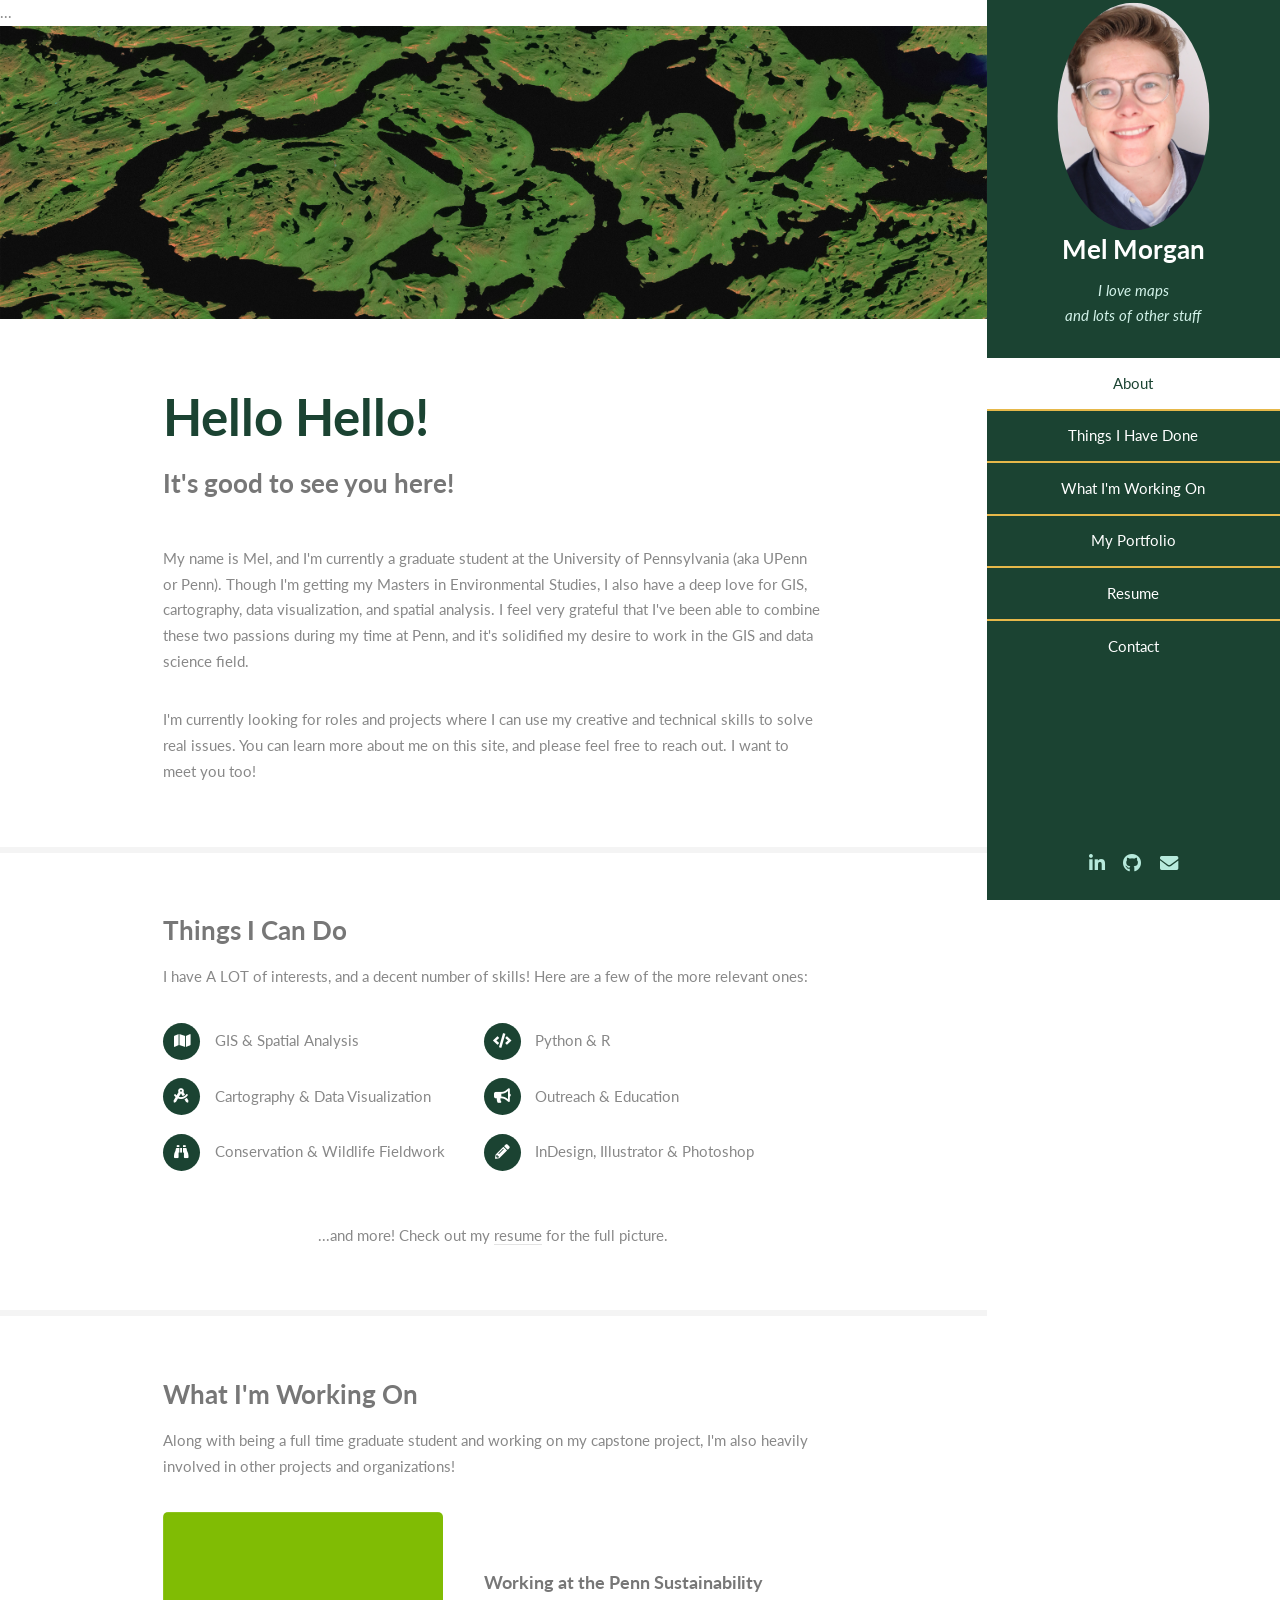
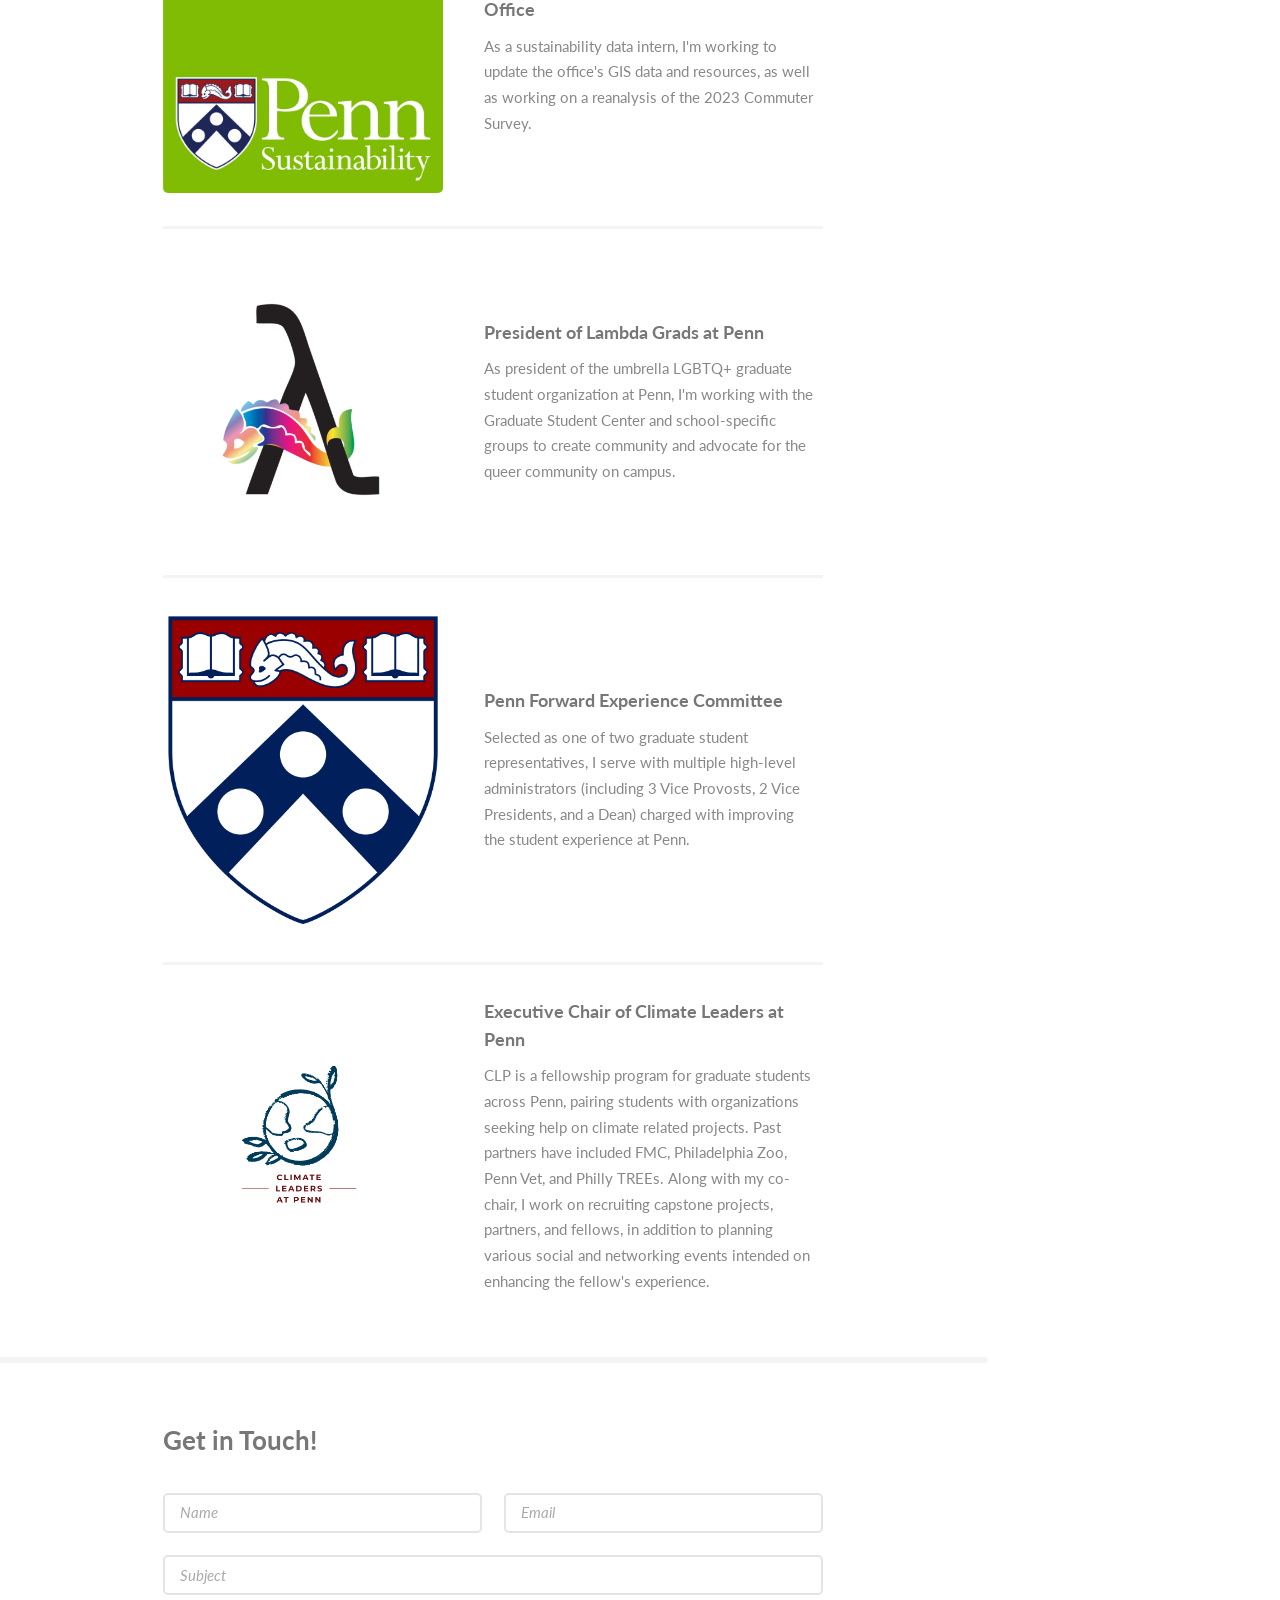
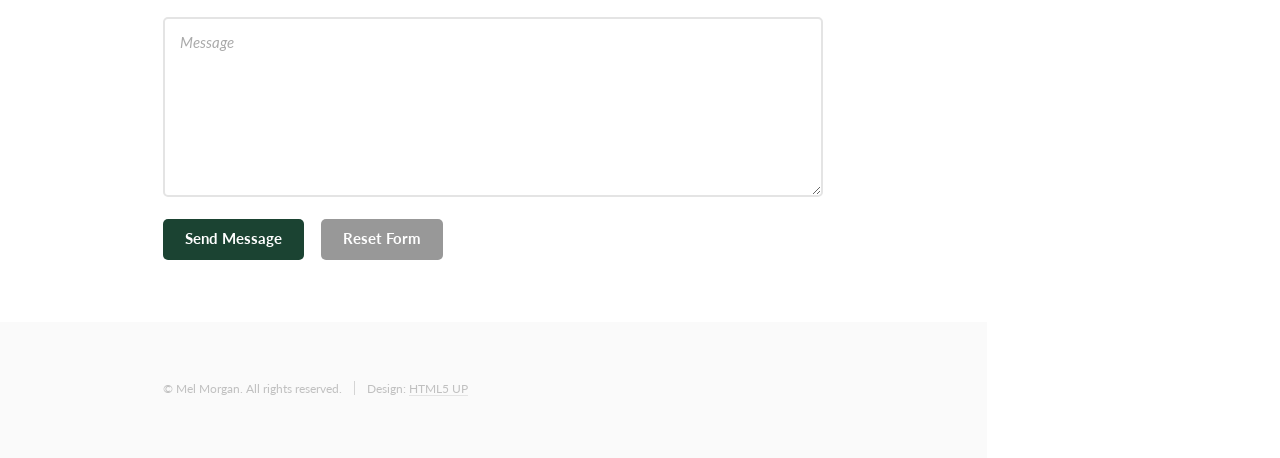
<file: index.html>
<!DOCTYPE HTML>
<!--
	Read Only by HTML5 UP
	html5up.net | @ajlkn
	Free for personal and commercial use under the CCA 3.0 license (html5up.net/license)
-->
<html>
	<head>
    <!-- Google tag (gtag.js) -->
    <script async src="https://www.googletagmanager.com/gtag/js?id=G-60WM0TWC34"></script>
    <script>
      window.dataLayer = window.dataLayer || [];
      function gtag(){dataLayer.push(arguments);}
      gtag('js', new Date());
      gtag('config', 'G-60WM0TWC34');
    </script>
    <title>Mel Morgan</title>
    ...
		<title>Mel Morgan</title>
		<meta charset="utf-8" />
		<meta name="viewport" content="width=device-width, initial-scale=1, user-scalable=no" />
		<link rel="stylesheet" href="assets/css/main.css" />
	</head>
	<body class="is-preload">

		<!-- Header -->
			<section id="header">
				<header>
					<span class="image avatar"><img src="images/avatar.jpg" alt="" /></span>
					<h1 id="logo"><a href="#">Mel Morgan</a></h1>
					<p>I love maps<br />
					and lots of other stuff</p>
				</header>
				<nav id="nav">
					<ul>
						<li><a href="#one" class="active">About</a></li>
						<li><a href="#two">Things I Have Done</a></li>
						<li><a href="#three">What I'm Working On</a></li>
						<li><a href="./portfolio/index.html" class="no-scroll">My Portfolio</a></li>
						<li><a href="files/mel_morgan_resume.pdf" target="_blank">Resume</a></li>
						<li><a href="#six">Contact</a></li>
					</ul>
				</nav>
				<footer>
					<ul class="icons">
						<li><a href="https://www.linkedin.com/in/melmorgan13" class="icon brands fa-linkedin-in"><span class="label">LinkedIn</span></a></li>
						<li><a href="https://github.com/melnm" class="icon brands fa-github"><span class="label">Github</span></a></li>
						<li><a href="mailto:mnmorgan@upenn.edu" class="icon solid fa-envelope"><span class="label">Email</span></a></li>
					</ul>
				</footer>
			</section>

		<!-- Wrapper -->
			<div id="wrapper">

				<!-- Main -->
					<div id="main">

						<!-- One -->
							<section id="one">
								<div class="image main" data-position="center">
									<img src="images/banner.jpg" alt="" />
								</div>
								<div class="container">
									<header class="major">
										<h2>Hello Hello!</h2>
										<p>It's good to see you here!</p>
									</header>
									<p>My name is Mel, and I'm currently a graduate student at the University of Pennsylvania (aka UPenn or Penn). Though I'm getting my Masters in Environmental Studies, I also have a deep love for GIS, cartography, data visualization, and spatial analysis. I feel very grateful that I've been able to combine these two passions during my time at Penn, and it's solidified my desire to work in the GIS and data science field.  </p>
									<p>I'm currently looking for roles and projects where I can use my creative and technical skills to solve real issues. You can learn more about me on this site, and please feel free to reach out. I want to meet you too!</p>
								</div>
							</section>

						<!-- Two -->
							<section id="two">
								<div class="container">
									<h3>Things I Can Do</h3>
									<p> I have A LOT of interests, and a decent number of skills! Here are a few of the more relevant ones:</p>
									<ul class="feature-icons">
    <li class="icon solid fa-map">GIS & Spatial Analysis</li>
    <li class="icon solid fa-code">Python & R</li>
    <li class="icon solid fa-drafting-compass">Cartography & Data Visualization</li>
    <li class="icon solid fa-bullhorn">Outreach & Education</li>
    <li class="icon solid fa-binoculars">Conservation & Wildlife Fieldwork</li>
    <li class="icon solid fa-pencil-alt"> InDesign, Illustrator & Photoshop</li>
</ul>
<p style="text-align: center;">...and more! Check out my <a href="files/mel_morgan_resume.pdf" target="_blank">resume</a> for the full picture.</p>								</div>
							</section>

						<!-- Three -->
							<section id="three">
								<div class="container">
									<h3>What I'm Working On</h3>
									<p>Along with being a full time graduate student and working on my capstone project, I'm also heavily involved in other projects and organizations!</p>
									<div class="features">
										<article>
											<a href="#" class="image"><img src="images/pso_green_logo.jpg" alt="" /></a>
											<div class="inner">
												<h4>Working at the Penn Sustainability Office</h4>
												<p>As a sustainability data intern, I'm working to update the office's GIS data and resources, as well as working on a reanalysis of the 2023 Commuter Survey.</p>
											</div>
										</article>
										<article>
											<a href="#" class="image"><img src="images/lambda_logo.png" alt="" /></a>
											<div class="inner">
												<h4>President of Lambda Grads at Penn</h4>
												<p>As president of the umbrella LGBTQ+ graduate student organization at Penn, I'm working with the Graduate Student Center and school-specific groups to create community and advocate for the queer community on campus.</p>
											</div>
										</article>
										<article>
											<a href="#" class="image"><img src="images/penn_shield.jpg" alt="" /></a>
											<div class="inner">
												<h4>Penn Forward Experience Committee</h4>
												<p>Selected as one of two graduate student representatives, I serve with multiple high-level administrators (including 3 Vice Provosts, 2 Vice Presidents, and a Dean) charged with improving the student experience at Penn.</p>
											</div>
										</article>
										<article>
											<a href="#" class="image"><img src="images/CLP_logo.png" alt="" /></a>
											<div class="inner">
												<h4>Executive Chair of Climate Leaders at Penn</h4>
												<p>CLP is a fellowship program for graduate students across Penn, pairing students with organizations seeking help on climate related projects. Past partners have included FMC, Philadelphia Zoo, Penn Vet, and Philly TREEs. Along with my co-chair, I work on recruiting capstone projects, partners, and fellows, in addition to planning various social and networking events intended on enhancing the fellow's experience. </p>
											</div>
										</article>
									</div>
								</div>
							</section>

						<!-- Four -->
							<section id="four">
								<div class="container">
									<h3>Get in Touch!</h3>
									<p></p>
									<form method="post" action="https://formspree.io/f/mvzjeyed">
										<div class="row gtr-uniform">
											<div class="col-6 col-12-xsmall"><input type="text" name="name" id="name" placeholder="Name" /></div>
											<div class="col-6 col-12-xsmall"><input type="email" name="email" id="email" placeholder="Email" /></div>
											<div class="col-12"><input type="text" name="subject" id="subject" placeholder="Subject" /></div>
											<div class="col-12"><textarea name="message" id="message" placeholder="Message" rows="6"></textarea></div>
											<div class="col-12">
												<ul class="actions">
													<li><input type="submit" class="primary" value="Send Message" /></li>
													<li><input type="reset" value="Reset Form" /></li>
												</ul>
											</div>
										</div>
									</form>
								</div>
							</section>

						</div>

				<!-- Footer -->
					<section id="footer">
						<div class="container">
							<ul class="copyright">
								<li>&copy; Mel Morgan. All rights reserved.</li><li>Design: <a href="http://html5up.net">HTML5 UP</a></li>
							</ul>
						</div>
					</section>

			</div>

		<!-- Scripts -->
			<script src="assets/js/jquery.min.js"></script>
			<script src="assets/js/jquery.scrollex.min.js"></script>
			<script src="assets/js/jquery.scrolly.min.js"></script>
			<script src="assets/js/browser.min.js"></script>
			<script src="assets/js/breakpoints.min.js"></script>
			<script src="assets/js/util.js"></script>
			<script src="assets/js/main.js"></script>

	</body>
</html>
</file>
<file: assets/css/main.css>
@import url("fontawesome-all.min.css");
@import url("https://fonts.googleapis.com/css?family=Lato:400,400italic,700,700italic|Source+Code+Pro:400");

/*
	Read Only by HTML5 UP
	html5up.net | @ajlkn
	Free for personal and commercial use under the CCA 3.0 license (html5up.net/license)
*/

html,
body,
div,
span,
applet,
object,
iframe,
h1,
h2,
h3,
h4,
h5,
h6,
p,
blockquote,
pre,
a,
abbr,
acronym,
address,
big,
cite,
code,
del,
dfn,
em,
img,
ins,
kbd,
q,
s,
samp,
small,
strike,
strong,
sub,
sup,
tt,
var,
b,
u,
i,
center,
dl,
dt,
dd,
ol,
ul,
li,
fieldset,
form,
label,
legend,
table,
caption,
tbody,
tfoot,
thead,
tr,
th,
td,
article,
aside,
canvas,
details,
embed,
figure,
figcaption,
footer,
header,
hgroup,
menu,
nav,
output,
ruby,
section,
summary,
time,
mark,
audio,
video {
	margin: 0;
	padding: 0;
	border: 0;
	font-size: 100%;
	font: inherit;
	vertical-align: baseline;
}

article,
aside,
details,
figcaption,
figure,
footer,
header,
hgroup,
menu,
nav,
section {
	display: block;
}

body {
	line-height: 1;
}

ol,
ul {
	list-style: none;
}

blockquote,
q {
	quotes: none;
}

blockquote:before,
blockquote:after,
q:before,
q:after {
	content: '';
	content: none;
}

table {
	border-collapse: collapse;
	border-spacing: 0;
}

body {
	-webkit-text-size-adjust: none;
}

mark {
	background-color: transparent;
	color: inherit;
}

input::-moz-focus-inner {
	border: 0;
	padding: 0;
}

input,
select,
textarea {
	-moz-appearance: none;
	-webkit-appearance: none;
	-ms-appearance: none;
	appearance: none;
}

/* Basic */

html {
	box-sizing: border-box;
}

*,
*:before,
*:after {
	box-sizing: inherit;
}

body {
	background: #fff;
}

body.is-preload *,
body.is-preload *:before,
body.is-preload *:after {
	-moz-animation: none !important;
	-webkit-animation: none !important;
	-ms-animation: none !important;
	animation: none !important;
	-moz-transition: none !important;
	-webkit-transition: none !important;
	-ms-transition: none !important;
	transition: none !important;
}

body,
input,
select,
textarea {
	color: #888;
	font-family: "Lato", sans-serif;
	font-size: 16pt;
	font-weight: 400;
	line-height: 1.75em;
}

a {
	-moz-transition: color 0.2s ease-in-out, border-color 0.2s ease-in-out;
	-webkit-transition: color 0.2s ease-in-out, border-color 0.2s ease-in-out;
	-ms-transition: color 0.2s ease-in-out, border-color 0.2s ease-in-out;
	transition: color 0.2s ease-in-out, border-color 0.2s ease-in-out;
	border-bottom: solid 1px #e4e4e4;
	color: inherit;
	text-decoration: none;
}

a:hover {
	border-bottom-color: transparent;
	color: #1b4332 !important;
}

strong,
b {
	color: #777;
	font-weight: 700;
}

em,
i {
	font-style: italic;
}

p {
	margin: 0 0 2.25em 0;
}

h1,
h2,
h3,
h4,
h5,
h6 {
	color: #777;
	font-weight: 700;
	line-height: 1em;
	margin: 0 0 0.5625em 0;
}

h1 a,
h2 a,
h3 a,
h4 a,
h5 a,
h6 a {
	border: 0;
	color: inherit;
	text-decoration: none;
}

h2 {
	font-size: 2em;
	line-height: 1.5em;
}

h3 {
	font-size: 1.75em;
	line-height: 1.5em;
}

h4 {
	font-size: 1.25em;
	line-height: 1.5em;
}

h5 {
	font-size: 0.9em;
	line-height: 1.5em;
}

h6 {
	font-size: 0.7em;
	line-height: 1.5em;
}

sub {
	font-size: 0.8em;
	position: relative;
	top: 0.5em;
}

sup {
	font-size: 0.8em;
	position: relative;
	top: -0.5em;
}

hr {
	border: 0;
	border-bottom: solid 2px #f4f4f4;
	margin: 2.25em 0;
}

hr.major {
	margin: 3.375em 0;
}

blockquote {
	border-left: solid 8px #e4e4e4;
	font-style: italic;
	margin: 0 0 2.25em 0;
	padding: 0.5em 0 0.5em 2em;
}

code {
	background: #555;
	border-radius: 5px;
	color: #fff;
	font-family: "Source Code Pro", monospace;
	font-size: 0.9em;
	margin: 0 0.25em;
	padding: 0.25em 0.65em;
}

pre {
	font-family: "Source Code Pro", monospace;
	font-size: 0.9em;
	margin: 0 0 2.25em 0;
}

pre code {
	-webkit-overflow-scrolling: touch;
	display: block;
	line-height: 1.5em;
	overflow-x: auto;
	padding: 1em 1.5em;
}

.align-left {
	text-align: left;
}

.align-center {
	text-align: center;
}

.align-right {
	text-align: right;
}

/* Row */

.row {
	display: flex;
	flex-wrap: wrap;
	box-sizing: border-box;
	align-items: stretch;
}

.row>* {
	box-sizing: border-box;
}

.row.gtr-uniform>*> :last-child {
	margin-bottom: 0;
}

.row.aln-left {
	justify-content: flex-start;
}

.row.aln-center {
	justify-content: center;
}

.row.aln-right {
	justify-content: flex-end;
}

.row.aln-top {
	align-items: flex-start;
}

.row.aln-middle {
	align-items: center;
}

.row.aln-bottom {
	align-items: flex-end;
}

.row>.imp {
	order: -1;
}

.row>.col-1 {
	width: 8.33333%;
}

.row>.off-1 {
	margin-left: 8.33333%;
}

.row>.col-2 {
	width: 16.66667%;
}

.row>.off-2 {
	margin-left: 16.66667%;
}

.row>.col-3 {
	width: 25%;
}

.row>.off-3 {
	margin-left: 25%;
}

.row>.col-4 {
	width: 33.33333%;
}

.row>.off-4 {
	margin-left: 33.33333%;
}

.row>.col-5 {
	width: 41.66667%;
}

.row>.off-5 {
	margin-left: 41.66667%;
}

.row>.col-6 {
	width: 50%;
}

.row>.off-6 {
	margin-left: 50%;
}

.row>.col-7 {
	width: 58.33333%;
}

.row>.off-7 {
	margin-left: 58.33333%;
}

.row>.col-8 {
	width: 66.66667%;
}

.row>.off-8 {
	margin-left: 66.66667%;
}

.row>.col-9 {
	width: 75%;
}

.row>.off-9 {
	margin-left: 75%;
}

.row>.col-10 {
	width: 83.33333%;
}

.row>.off-10 {
	margin-left: 83.33333%;
}

.row>.col-11 {
	width: 91.66667%;
}

.row>.off-11 {
	margin-left: 91.66667%;
}

.row>.col-12 {
	width: 100%;
}

.row>.off-12 {
	margin-left: 100%;
}

.row.gtr-0 {
	margin-top: 0;
	margin-left: 0em;
}

.row.gtr-0>* {
	padding: 0 0 0 0em;
}

.row.gtr-0.gtr-uniform {
	margin-top: 0em;
}

.row.gtr-0.gtr-uniform>* {
	padding-top: 0em;
}

.row.gtr-25 {
	margin-top: 0;
	margin-left: -0.5em;
}

.row.gtr-25>* {
	padding: 0 0 0 0.5em;
}

.row.gtr-25.gtr-uniform {
	margin-top: -0.5em;
}

.row.gtr-25.gtr-uniform>* {
	padding-top: 0.5em;
}

.row.gtr-50 {
	margin-top: 0;
	margin-left: -1em;
}

.row.gtr-50>* {
	padding: 0 0 0 1em;
}

.row.gtr-50.gtr-uniform {
	margin-top: -1em;
}

.row.gtr-50.gtr-uniform>* {
	padding-top: 1em;
}

.row {
	margin-top: 0;
	margin-left: -2em;
}

.row>* {
	padding: 0 0 0 2em;
}

.row.gtr-uniform {
	margin-top: -2em;
}

.row.gtr-uniform>* {
	padding-top: 2em;
}

.row.gtr-150 {
	margin-top: 0;
	margin-left: -3em;
}

.row.gtr-150>* {
	padding: 0 0 0 3em;
}

.row.gtr-150.gtr-uniform {
	margin-top: -3em;
}

.row.gtr-150.gtr-uniform>* {
	padding-top: 3em;
}

.row.gtr-200 {
	margin-top: 0;
	margin-left: -4em;
}

.row.gtr-200>* {
	padding: 0 0 0 4em;
}

.row.gtr-200.gtr-uniform {
	margin-top: -4em;
}

.row.gtr-200.gtr-uniform>* {
	padding-top: 4em;
}

@media screen and (max-width: 1680px) {

	.row {
		display: flex;
		flex-wrap: wrap;
		box-sizing: border-box;
		align-items: stretch;
	}

	.row>* {
		box-sizing: border-box;
	}

	.row.gtr-uniform>*> :last-child {
		margin-bottom: 0;
	}

	.row.aln-left {
		justify-content: flex-start;
	}

	.row.aln-center {
		justify-content: center;
	}

	.row.aln-right {
		justify-content: flex-end;
	}

	.row.aln-top {
		align-items: flex-start;
	}

	.row.aln-middle {
		align-items: center;
	}

	.row.aln-bottom {
		align-items: flex-end;
	}

	.row>.imp-xlarge {
		order: -1;
	}

	.row>.col-1-xlarge {
		width: 8.33333%;
	}

	.row>.off-1-xlarge {
		margin-left: 8.33333%;
	}

	.row>.col-2-xlarge {
		width: 16.66667%;
	}

	.row>.off-2-xlarge {
		margin-left: 16.66667%;
	}

	.row>.col-3-xlarge {
		width: 25%;
	}

	.row>.off-3-xlarge {
		margin-left: 25%;
	}

	.row>.col-4-xlarge {
		width: 33.33333%;
	}

	.row>.off-4-xlarge {
		margin-left: 33.33333%;
	}

	.row>.col-5-xlarge {
		width: 41.66667%;
	}

	.row>.off-5-xlarge {
		margin-left: 41.66667%;
	}

	.row>.col-6-xlarge {
		width: 50%;
	}

	.row>.off-6-xlarge {
		margin-left: 50%;
	}

	.row>.col-7-xlarge {
		width: 58.33333%;
	}

	.row>.off-7-xlarge {
		margin-left: 58.33333%;
	}

	.row>.col-8-xlarge {
		width: 66.66667%;
	}

	.row>.off-8-xlarge {
		margin-left: 66.66667%;
	}

	.row>.col-9-xlarge {
		width: 75%;
	}

	.row>.off-9-xlarge {
		margin-left: 75%;
	}

	.row>.col-10-xlarge {
		width: 83.33333%;
	}

	.row>.off-10-xlarge {
		margin-left: 83.33333%;
	}

	.row>.col-11-xlarge {
		width: 91.66667%;
	}

	.row>.off-11-xlarge {
		margin-left: 91.66667%;
	}

	.row>.col-12-xlarge {
		width: 100%;
	}

	.row>.off-12-xlarge {
		margin-left: 100%;
	}

	.row.gtr-0 {
		margin-top: 0;
		margin-left: 0em;
	}

	.row.gtr-0>* {
		padding: 0 0 0 0em;
	}

	.row.gtr-0.gtr-uniform {
		margin-top: 0em;
	}

	.row.gtr-0.gtr-uniform>* {
		padding-top: 0em;
	}

	.row.gtr-25 {
		margin-top: 0;
		margin-left: -0.5em;
	}

	.row.gtr-25>* {
		padding: 0 0 0 0.5em;
	}

	.row.gtr-25.gtr-uniform {
		margin-top: -0.5em;
	}

	.row.gtr-25.gtr-uniform>* {
		padding-top: 0.5em;
	}

	.row.gtr-50 {
		margin-top: 0;
		margin-left: -1em;
	}

	.row.gtr-50>* {
		padding: 0 0 0 1em;
	}

	.row.gtr-50.gtr-uniform {
		margin-top: -1em;
	}

	.row.gtr-50.gtr-uniform>* {
		padding-top: 1em;
	}

	.row {
		margin-top: 0;
		margin-left: -2em;
	}

	.row>* {
		padding: 0 0 0 2em;
	}

	.row.gtr-uniform {
		margin-top: -2em;
	}

	.row.gtr-uniform>* {
		padding-top: 2em;
	}

	.row.gtr-150 {
		margin-top: 0;
		margin-left: -3em;
	}

	.row.gtr-150>* {
		padding: 0 0 0 3em;
	}

	.row.gtr-150.gtr-uniform {
		margin-top: -3em;
	}

	.row.gtr-150.gtr-uniform>* {
		padding-top: 3em;
	}

	.row.gtr-200 {
		margin-top: 0;
		margin-left: -4em;
	}

	.row.gtr-200>* {
		padding: 0 0 0 4em;
	}

	.row.gtr-200.gtr-uniform {
		margin-top: -4em;
	}

	.row.gtr-200.gtr-uniform>* {
		padding-top: 4em;
	}

}

@media screen and (max-width: 1280px) {

	.row {
		display: flex;
		flex-wrap: wrap;
		box-sizing: border-box;
		align-items: stretch;
	}

	.row>* {
		box-sizing: border-box;
	}

	.row.gtr-uniform>*> :last-child {
		margin-bottom: 0;
	}

	.row.aln-left {
		justify-content: flex-start;
	}

	.row.aln-center {
		justify-content: center;
	}

	.row.aln-right {
		justify-content: flex-end;
	}

	.row.aln-top {
		align-items: flex-start;
	}

	.row.aln-middle {
		align-items: center;
	}

	.row.aln-bottom {
		align-items: flex-end;
	}

	.row>.imp-large {
		order: -1;
	}

	.row>.col-1-large {
		width: 8.33333%;
	}

	.row>.off-1-large {
		margin-left: 8.33333%;
	}

	.row>.col-2-large {
		width: 16.66667%;
	}

	.row>.off-2-large {
		margin-left: 16.66667%;
	}

	.row>.col-3-large {
		width: 25%;
	}

	.row>.off-3-large {
		margin-left: 25%;
	}

	.row>.col-4-large {
		width: 33.33333%;
	}

	.row>.off-4-large {
		margin-left: 33.33333%;
	}

	.row>.col-5-large {
		width: 41.66667%;
	}

	.row>.off-5-large {
		margin-left: 41.66667%;
	}

	.row>.col-6-large {
		width: 50%;
	}

	.row>.off-6-large {
		margin-left: 50%;
	}

	.row>.col-7-large {
		width: 58.33333%;
	}

	.row>.off-7-large {
		margin-left: 58.33333%;
	}

	.row>.col-8-large {
		width: 66.66667%;
	}

	.row>.off-8-large {
		margin-left: 66.66667%;
	}

	.row>.col-9-large {
		width: 75%;
	}

	.row>.off-9-large {
		margin-left: 75%;
	}

	.row>.col-10-large {
		width: 83.33333%;
	}

	.row>.off-10-large {
		margin-left: 83.33333%;
	}

	.row>.col-11-large {
		width: 91.66667%;
	}

	.row>.off-11-large {
		margin-left: 91.66667%;
	}

	.row>.col-12-large {
		width: 100%;
	}

	.row>.off-12-large {
		margin-left: 100%;
	}

	.row.gtr-0 {
		margin-top: 0;
		margin-left: 0em;
	}

	.row.gtr-0>* {
		padding: 0 0 0 0em;
	}

	.row.gtr-0.gtr-uniform {
		margin-top: 0em;
	}

	.row.gtr-0.gtr-uniform>* {
		padding-top: 0em;
	}

	.row.gtr-25 {
		margin-top: 0;
		margin-left: -0.375em;
	}

	.row.gtr-25>* {
		padding: 0 0 0 0.375em;
	}

	.row.gtr-25.gtr-uniform {
		margin-top: -0.375em;
	}

	.row.gtr-25.gtr-uniform>* {
		padding-top: 0.375em;
	}

	.row.gtr-50 {
		margin-top: 0;
		margin-left: -0.75em;
	}

	.row.gtr-50>* {
		padding: 0 0 0 0.75em;
	}

	.row.gtr-50.gtr-uniform {
		margin-top: -0.75em;
	}

	.row.gtr-50.gtr-uniform>* {
		padding-top: 0.75em;
	}

	.row {
		margin-top: 0;
		margin-left: -1.5em;
	}

	.row>* {
		padding: 0 0 0 1.5em;
	}

	.row.gtr-uniform {
		margin-top: -1.5em;
	}

	.row.gtr-uniform>* {
		padding-top: 1.5em;
	}

	.row.gtr-150 {
		margin-top: 0;
		margin-left: -2.25em;
	}

	.row.gtr-150>* {
		padding: 0 0 0 2.25em;
	}

	.row.gtr-150.gtr-uniform {
		margin-top: -2.25em;
	}

	.row.gtr-150.gtr-uniform>* {
		padding-top: 2.25em;
	}

	.row.gtr-200 {
		margin-top: 0;
		margin-left: -3em;
	}

	.row.gtr-200>* {
		padding: 0 0 0 3em;
	}

	.row.gtr-200.gtr-uniform {
		margin-top: -3em;
	}

	.row.gtr-200.gtr-uniform>* {
		padding-top: 3em;
	}

}

@media screen and (max-width: 1024px) {

	.row {
		display: flex;
		flex-wrap: wrap;
		box-sizing: border-box;
		align-items: stretch;
	}

	.row>* {
		box-sizing: border-box;
	}

	.row.gtr-uniform>*> :last-child {
		margin-bottom: 0;
	}

	.row.aln-left {
		justify-content: flex-start;
	}

	.row.aln-center {
		justify-content: center;
	}

	.row.aln-right {
		justify-content: flex-end;
	}

	.row.aln-top {
		align-items: flex-start;
	}

	.row.aln-middle {
		align-items: center;
	}

	.row.aln-bottom {
		align-items: flex-end;
	}

	.row>.imp-medium {
		order: -1;
	}

	.row>.col-1-medium {
		width: 8.33333%;
	}

	.row>.off-1-medium {
		margin-left: 8.33333%;
	}

	.row>.col-2-medium {
		width: 16.66667%;
	}

	.row>.off-2-medium {
		margin-left: 16.66667%;
	}

	.row>.col-3-medium {
		width: 25%;
	}

	.row>.off-3-medium {
		margin-left: 25%;
	}

	.row>.col-4-medium {
		width: 33.33333%;
	}

	.row>.off-4-medium {
		margin-left: 33.33333%;
	}

	.row>.col-5-medium {
		width: 41.66667%;
	}

	.row>.off-5-medium {
		margin-left: 41.66667%;
	}

	.row>.col-6-medium {
		width: 50%;
	}

	.row>.off-6-medium {
		margin-left: 50%;
	}

	.row>.col-7-medium {
		width: 58.33333%;
	}

	.row>.off-7-medium {
		margin-left: 58.33333%;
	}

	.row>.col-8-medium {
		width: 66.66667%;
	}

	.row>.off-8-medium {
		margin-left: 66.66667%;
	}

	.row>.col-9-medium {
		width: 75%;
	}

	.row>.off-9-medium {
		margin-left: 75%;
	}

	.row>.col-10-medium {
		width: 83.33333%;
	}

	.row>.off-10-medium {
		margin-left: 83.33333%;
	}

	.row>.col-11-medium {
		width: 91.66667%;
	}

	.row>.off-11-medium {
		margin-left: 91.66667%;
	}

	.row>.col-12-medium {
		width: 100%;
	}

	.row>.off-12-medium {
		margin-left: 100%;
	}

	.row.gtr-0 {
		margin-top: 0;
		margin-left: 0em;
	}

	.row.gtr-0>* {
		padding: 0 0 0 0em;
	}

	.row.gtr-0.gtr-uniform {
		margin-top: 0em;
	}

	.row.gtr-0.gtr-uniform>* {
		padding-top: 0em;
	}

	.row.gtr-25 {
		margin-top: 0;
		margin-left: -0.375em;
	}

	.row.gtr-25>* {
		padding: 0 0 0 0.375em;
	}

	.row.gtr-25.gtr-uniform {
		margin-top: -0.375em;
	}

	.row.gtr-25.gtr-uniform>* {
		padding-top: 0.375em;
	}

	.row.gtr-50 {
		margin-top: 0;
		margin-left: -0.75em;
	}

	.row.gtr-50>* {
		padding: 0 0 0 0.75em;
	}

	.row.gtr-50.gtr-uniform {
		margin-top: -0.75em;
	}

	.row.gtr-50.gtr-uniform>* {
		padding-top: 0.75em;
	}

	.row {
		margin-top: 0;
		margin-left: -1.5em;
	}

	.row>* {
		padding: 0 0 0 1.5em;
	}

	.row.gtr-uniform {
		margin-top: -1.5em;
	}

	.row.gtr-uniform>* {
		padding-top: 1.5em;
	}

	.row.gtr-150 {
		margin-top: 0;
		margin-left: -2.25em;
	}

	.row.gtr-150>* {
		padding: 0 0 0 2.25em;
	}

	.row.gtr-150.gtr-uniform {
		margin-top: -2.25em;
	}

	.row.gtr-150.gtr-uniform>* {
		padding-top: 2.25em;
	}

	.row.gtr-200 {
		margin-top: 0;
		margin-left: -3em;
	}

	.row.gtr-200>* {
		padding: 0 0 0 3em;
	}

	.row.gtr-200.gtr-uniform {
		margin-top: -3em;
	}

	.row.gtr-200.gtr-uniform>* {
		padding-top: 3em;
	}

}

@media screen and (max-width: 736px) {

	.row {
		display: flex;
		flex-wrap: wrap;
		box-sizing: border-box;
		align-items: stretch;
	}

	.row>* {
		box-sizing: border-box;
	}

	.row.gtr-uniform>*> :last-child {
		margin-bottom: 0;
	}

	.row.aln-left {
		justify-content: flex-start;
	}

	.row.aln-center {
		justify-content: center;
	}

	.row.aln-right {
		justify-content: flex-end;
	}

	.row.aln-top {
		align-items: flex-start;
	}

	.row.aln-middle {
		align-items: center;
	}

	.row.aln-bottom {
		align-items: flex-end;
	}

	.row>.imp-small {
		order: -1;
	}

	.row>.col-1-small {
		width: 8.33333%;
	}

	.row>.off-1-small {
		margin-left: 8.33333%;
	}

	.row>.col-2-small {
		width: 16.66667%;
	}

	.row>.off-2-small {
		margin-left: 16.66667%;
	}

	.row>.col-3-small {
		width: 25%;
	}

	.row>.off-3-small {
		margin-left: 25%;
	}

	.row>.col-4-small {
		width: 33.33333%;
	}

	.row>.off-4-small {
		margin-left: 33.33333%;
	}

	.row>.col-5-small {
		width: 41.66667%;
	}

	.row>.off-5-small {
		margin-left: 41.66667%;
	}

	.row>.col-6-small {
		width: 50%;
	}

	.row>.off-6-small {
		margin-left: 50%;
	}

	.row>.col-7-small {
		width: 58.33333%;
	}

	.row>.off-7-small {
		margin-left: 58.33333%;
	}

	.row>.col-8-small {
		width: 66.66667%;
	}

	.row>.off-8-small {
		margin-left: 66.66667%;
	}

	.row>.col-9-small {
		width: 75%;
	}

	.row>.off-9-small {
		margin-left: 75%;
	}

	.row>.col-10-small {
		width: 83.33333%;
	}

	.row>.off-10-small {
		margin-left: 83.33333%;
	}

	.row>.col-11-small {
		width: 91.66667%;
	}

	.row>.off-11-small {
		margin-left: 91.66667%;
	}

	.row>.col-12-small {
		width: 100%;
	}

	.row>.off-12-small {
		margin-left: 100%;
	}

	.row.gtr-0 {
		margin-top: 0;
		margin-left: 0em;
	}

	.row.gtr-0>* {
		padding: 0 0 0 0em;
	}

	.row.gtr-0.gtr-uniform {
		margin-top: 0em;
	}

	.row.gtr-0.gtr-uniform>* {
		padding-top: 0em;
	}

	.row.gtr-25 {
		margin-top: 0;
		margin-left: -0.3125em;
	}

	.row.gtr-25>* {
		padding: 0 0 0 0.3125em;
	}

	.row.gtr-25.gtr-uniform {
		margin-top: -0.3125em;
	}

	.row.gtr-25.gtr-uniform>* {
		padding-top: 0.3125em;
	}

	.row.gtr-50 {
		margin-top: 0;
		margin-left: -0.625em;
	}

	.row.gtr-50>* {
		padding: 0 0 0 0.625em;
	}

	.row.gtr-50.gtr-uniform {
		margin-top: -0.625em;
	}

	.row.gtr-50.gtr-uniform>* {
		padding-top: 0.625em;
	}

	.row {
		margin-top: 0;
		margin-left: -1.25em;
	}

	.row>* {
		padding: 0 0 0 1.25em;
	}

	.row.gtr-uniform {
		margin-top: -1.25em;
	}

	.row.gtr-uniform>* {
		padding-top: 1.25em;
	}

	.row.gtr-150 {
		margin-top: 0;
		margin-left: -1.875em;
	}

	.row.gtr-150>* {
		padding: 0 0 0 1.875em;
	}

	.row.gtr-150.gtr-uniform {
		margin-top: -1.875em;
	}

	.row.gtr-150.gtr-uniform>* {
		padding-top: 1.875em;
	}

	.row.gtr-200 {
		margin-top: 0;
		margin-left: -2.5em;
	}

	.row.gtr-200>* {
		padding: 0 0 0 2.5em;
	}

	.row.gtr-200.gtr-uniform {
		margin-top: -2.5em;
	}

	.row.gtr-200.gtr-uniform>* {
		padding-top: 2.5em;
	}

}

@media screen and (max-width: 480px) {

	.row {
		display: flex;
		flex-wrap: wrap;
		box-sizing: border-box;
		align-items: stretch;
	}

	.row>* {
		box-sizing: border-box;
	}

	.row.gtr-uniform>*> :last-child {
		margin-bottom: 0;
	}

	.row.aln-left {
		justify-content: flex-start;
	}

	.row.aln-center {
		justify-content: center;
	}

	.row.aln-right {
		justify-content: flex-end;
	}

	.row.aln-top {
		align-items: flex-start;
	}

	.row.aln-middle {
		align-items: center;
	}

	.row.aln-bottom {
		align-items: flex-end;
	}

	.row>.imp-xsmall {
		order: -1;
	}

	.row>.col-1-xsmall {
		width: 8.33333%;
	}

	.row>.off-1-xsmall {
		margin-left: 8.33333%;
	}

	.row>.col-2-xsmall {
		width: 16.66667%;
	}

	.row>.off-2-xsmall {
		margin-left: 16.66667%;
	}

	.row>.col-3-xsmall {
		width: 25%;
	}

	.row>.off-3-xsmall {
		margin-left: 25%;
	}

	.row>.col-4-xsmall {
		width: 33.33333%;
	}

	.row>.off-4-xsmall {
		margin-left: 33.33333%;
	}

	.row>.col-5-xsmall {
		width: 41.66667%;
	}

	.row>.off-5-xsmall {
		margin-left: 41.66667%;
	}

	.row>.col-6-xsmall {
		width: 50%;
	}

	.row>.off-6-xsmall {
		margin-left: 50%;
	}

	.row>.col-7-xsmall {
		width: 58.33333%;
	}

	.row>.off-7-xsmall {
		margin-left: 58.33333%;
	}

	.row>.col-8-xsmall {
		width: 66.66667%;
	}

	.row>.off-8-xsmall {
		margin-left: 66.66667%;
	}

	.row>.col-9-xsmall {
		width: 75%;
	}

	.row>.off-9-xsmall {
		margin-left: 75%;
	}

	.row>.col-10-xsmall {
		width: 83.33333%;
	}

	.row>.off-10-xsmall {
		margin-left: 83.33333%;
	}

	.row>.col-11-xsmall {
		width: 91.66667%;
	}

	.row>.off-11-xsmall {
		margin-left: 91.66667%;
	}

	.row>.col-12-xsmall {
		width: 100%;
	}

	.row>.off-12-xsmall {
		margin-left: 100%;
	}

	.row.gtr-0 {
		margin-top: 0;
		margin-left: 0em;
	}

	.row.gtr-0>* {
		padding: 0 0 0 0em;
	}

	.row.gtr-0.gtr-uniform {
		margin-top: 0em;
	}

	.row.gtr-0.gtr-uniform>* {
		padding-top: 0em;
	}

	.row.gtr-25 {
		margin-top: 0;
		margin-left: -0.3125em;
	}

	.row.gtr-25>* {
		padding: 0 0 0 0.3125em;
	}

	.row.gtr-25.gtr-uniform {
		margin-top: -0.3125em;
	}

	.row.gtr-25.gtr-uniform>* {
		padding-top: 0.3125em;
	}

	.row.gtr-50 {
		margin-top: 0;
		margin-left: -0.625em;
	}

	.row.gtr-50>* {
		padding: 0 0 0 0.625em;
	}

	.row.gtr-50.gtr-uniform {
		margin-top: -0.625em;
	}

	.row.gtr-50.gtr-uniform>* {
		padding-top: 0.625em;
	}

	.row {
		margin-top: 0;
		margin-left: -1.25em;
	}

	.row>* {
		padding: 0 0 0 1.25em;
	}

	.row.gtr-uniform {
		margin-top: -1.25em;
	}

	.row.gtr-uniform>* {
		padding-top: 1.25em;
	}

	.row.gtr-150 {
		margin-top: 0;
		margin-left: -1.875em;
	}

	.row.gtr-150>* {
		padding: 0 0 0 1.875em;
	}

	.row.gtr-150.gtr-uniform {
		margin-top: -1.875em;
	}

	.row.gtr-150.gtr-uniform>* {
		padding-top: 1.875em;
	}

	.row.gtr-200 {
		margin-top: 0;
		margin-left: -2.5em;
	}

	.row.gtr-200>* {
		padding: 0 0 0 2.5em;
	}

	.row.gtr-200.gtr-uniform {
		margin-top: -2.5em;
	}

	.row.gtr-200.gtr-uniform>* {
		padding-top: 2.5em;
	}

}

/* Container */

.container {
	margin: 0 auto;
	max-width: calc(100% - 4.5em);
	width: 45em;
}

.container.xsmall {
	width: 11.25em;
}

.container.small {
	width: 22.5em;
}

.container.medium {
	width: 33.75em;
}

.container.large {
	width: 56.25em;
}

.container.xlarge {
	width: 67.5em;
}

.container.max {
	width: 100%;
}

@media screen and (max-width: 1024px) {

	.container {
		width: 100% !important;
	}

}

@media screen and (max-width: 480px) {

	.container {
		max-width: calc(100% - 3.375em);
	}

}

/* Section/Article */

section.special,
article.special {
	text-align: center;
}

header p {
	color: #aaa;
	position: relative;
	margin: 0 0 1.6875em 0;
}

header h2+p {
	font-size: 1.25em;
	margin-top: -0.5em;
	line-height: 1.5em;
}

header h3+p {
	font-size: 1.1em;
	margin-top: -0.35em;
	line-height: 1.5em;
}

header h4+p,
header h5+p,
header h6+p {
	font-size: 0.9em;
	margin-top: -0.25em;
	line-height: 1.5em;
}

header.major h2 {
	color: #1b4332;
	font-size: 3.5em;
}

header.major h2+p {
	color: #777;
	font-size: 1.75em;
	font-weight: 700;
	margin-top: -0.75em;
}

/* Form */

form {
	margin: 0 0 2.25em 0;
}

label {
	color: #777;
	display: block;
	font-size: 0.9em;
	font-weight: 700;
	margin: 0 0 1.125em 0;
}

input::-moz-focus-inner {
	border: 0;
	padding: 0;
}

input[type="text"],
input[type="password"],
input[type="email"],
select,
textarea {
	-moz-appearance: none;
	-webkit-appearance: none;
	-ms-appearance: none;
	appearance: none;
	border-radius: 5px;
	border: none;
	border: solid 2px #e4e4e4;
	color: inherit;
	display: block;
	outline: 0;
	padding: 0 1em;
	text-decoration: none;
	width: 100%;
}

input[type="text"]:invalid,
input[type="password"]:invalid,
input[type="email"]:invalid,
select:invalid,
textarea:invalid {
	box-shadow: none;
}

input[type="text"]:focus,
input[type="password"]:focus,
input[type="email"]:focus,
select:focus,
textarea:focus {
	border-color: #1b4332;
}

select {
	background-image: url("data:image/svg+xml;charset=utf8,%3Csvg xmlns='http://www.w3.org/2000/svg' width='40' height='40' preserveAspectRatio='none' viewBox='0 0 40 40'%3E%3Cpath d='M9.4,12.3l10.4,10.4l10.4-10.4c0.2-0.2,0.5-0.4,0.9-0.4c0.3,0,0.6,0.1,0.9,0.4l3.3,3.3c0.2,0.2,0.4,0.5,0.4,0.9 c0,0.4-0.1,0.6-0.4,0.9L20.7,31.9c-0.2,0.2-0.5,0.4-0.9,0.4c-0.3,0-0.6-0.1-0.9-0.4L4.3,17.3c-0.2-0.2-0.4-0.5-0.4-0.9 c0-0.4,0.1-0.6,0.4-0.9l3.3-3.3c0.2-0.2,0.5-0.4,0.9-0.4S9.1,12.1,9.4,12.3z' fill='%23e4e4e4' /%3E%3C/svg%3E");
	background-size: 1.25em;
	background-repeat: no-repeat;
	background-position: calc(100% - 1em) center;
	height: 2.75em;
	padding-right: 2.75em;
	text-overflow: ellipsis;
}

select option {
	color: #777;
	background: #fff;
}

select:focus::-ms-value {
	background-color: transparent;
}

select::-ms-expand {
	display: none;
}

input[type="text"],
input[type="password"],
input[type="email"],
select {
	height: 2.75em;
}

textarea {
	padding: 0.75em 1em;
}

input[type="checkbox"],
input[type="radio"] {
	-moz-appearance: none;
	-webkit-appearance: none;
	-ms-appearance: none;
	appearance: none;
	display: block;
	float: left;
	margin-right: -2em;
	opacity: 0;
	width: 1em;
	z-index: -1;
}

input[type="checkbox"]+label,
input[type="radio"]+label {
	text-decoration: none;
	color: #888;
	cursor: pointer;
	display: inline-block;
	font-size: 1em;
	font-weight: 400;
	padding-left: 2.4em;
	padding-right: 0.75em;
	position: relative;
}

input[type="checkbox"]+label:before,
input[type="radio"]+label:before {
	-moz-osx-font-smoothing: grayscale;
	-webkit-font-smoothing: antialiased;
	display: inline-block;
	font-style: normal;
	font-variant: normal;
	text-rendering: auto;
	line-height: 1;
	text-transform: none !important;
	font-family: 'Font Awesome 5 Free';
	font-weight: 900;
}

input[type="checkbox"]+label:before,
input[type="radio"]+label:before {
	background: #fafafa;
	border-radius: 5px;
	border: solid 2px #e4e4e4;
	content: '';
	display: inline-block;
	font-size: 0.8em;
	height: 2.0625em;
	left: 0;
	line-height: 2.0625em;
	position: absolute;
	text-align: center;
	top: 0;
	width: 2.0625em;
}

input[type="checkbox"]:checked+label:before,
input[type="radio"]:checked+label:before {
	background: #989898;
	border-color: #989898;
	color: #ffffff;
	content: '\f00c';
}

input[type="checkbox"]:focus+label:before,
input[type="radio"]:focus+label:before {
	border-color: #1b4332;
}

input[type="checkbox"]+label:before {
	border-radius: 5px;
}

input[type="radio"]+label:before {
	border-radius: 100%;
}

::-webkit-input-placeholder {
	color: #aaa !important;
	font-style: italic;
	opacity: 1.0;
}

:-moz-placeholder {
	color: #aaa !important;
	font-style: italic;
	opacity: 1.0;
}

::-moz-placeholder {
	color: #aaa !important;
	font-style: italic;
	opacity: 1.0;
}

:-ms-input-placeholder {
	color: #aaa !important;
	font-style: italic;
	opacity: 1.0;
}

/* Box */

.box {
	border-radius: 5px;
	border: solid 2px #e4e4e4;
	margin-bottom: 2.25em;
	padding: 1.5em;
}

.box> :last-child,
.box> :last-child> :last-child,
.box> :last-child> :last-child> :last-child {
	margin-bottom: 0;
}

.box.alt {
	border: 0;
	border-radius: 0;
	padding: 0;
}

/* Icon */

.icon {
	text-decoration: none;
	border-bottom: none;
	position: relative;
}

.icon:before {
	-moz-osx-font-smoothing: grayscale;
	-webkit-font-smoothing: antialiased;
	display: inline-block;
	font-style: normal;
	font-variant: normal;
	text-rendering: auto;
	line-height: 1;
	text-transform: none !important;
	font-family: 'Font Awesome 5 Free';
	font-weight: 400;
}

.icon>.label {
	display: none;
}

.icon:before {
	line-height: inherit;
}

.icon.solid:before {
	font-weight: 900;
}

.icon.brands:before {
	font-family: 'Font Awesome 5 Brands';
}

/* Image */

.image {
	border-radius: 5px;
	border: 0;
	display: inline-block;
	position: relative;
}

.image[data-position] img {
	-moz-object-fit: cover;
	-webkit-object-fit: cover;
	-ms-object-fit: cover;
	object-fit: cover;
	display: block;
	position: absolute;
	top: 0;
	left: 0;
	width: 100%;
	height: 100%;
}

.image[data-position="top left"] img {
	-moz-object-position: top left;
	-webkit-object-position: top left;
	-ms-object-position: top left;
	object-position: top left;
}

.image[data-position="top"] img {
	-moz-object-position: top;
	-webkit-object-position: top;
	-ms-object-position: top;
	object-position: top;
}

.image[data-position="top right"] img {
	-moz-object-position: top right;
	-webkit-object-position: top right;
	-ms-object-position: top right;
	object-position: top right;
}

.image[data-position="right"] img {
	-moz-object-position: right;
	-webkit-object-position: right;
	-ms-object-position: right;
	object-position: right;
}

.image[data-position="bottom right"] img {
	-moz-object-position: bottom right;
	-webkit-object-position: bottom right;
	-ms-object-position: bottom right;
	object-position: bottom right;
}

.image[data-position="bottom"] img {
	-moz-object-position: bottom;
	-webkit-object-position: bottom;
	-ms-object-position: bottom;
	object-position: bottom;
}

.image[data-position="bottom left"] img {
	-moz-object-position: bottom left;
	-webkit-object-position: bottom left;
	-ms-object-position: bottom left;
	object-position: bottom left;
}

.image[data-position="left"] img {
	-moz-object-position: left;
	-webkit-object-position: left;
	-ms-object-position: left;
	object-position: left;
}

.image[data-position="center"] img {
	-moz-object-position: center;
	-webkit-object-position: center;
	-ms-object-position: center;
	object-position: center;
}

.image[data-position="25% 25%"] img {
	-moz-object-position: 25% 25%;
	-webkit-object-position: 25% 25%;
	-ms-object-position: 25% 25%;
	object-position: 25% 25%;
}

.image[data-position="75% 25%"] img {
	-moz-object-position: 75% 25%;
	-webkit-object-position: 75% 25%;
	-ms-object-position: 75% 25%;
	object-position: 75% 25%;
}

.image[data-position="75% 75%"] img {
	-moz-object-position: 75% 75%;
	-webkit-object-position: 75% 75%;
	-ms-object-position: 75% 75%;
	object-position: 75% 75%;
}

.image[data-position="25% 75%"] img {
	-moz-object-position: 25% 75%;
	-webkit-object-position: 25% 75%;
	-ms-object-position: 25% 75%;
	object-position: 25% 75%;
}

.image img {
	border-radius: 5px;
	display: block;
}

.image.left {
	float: left;
	margin: 0 2.5em 2em 0;
	top: 0.25em;
}

.image.right {
	float: right;
	margin: 0 0 2em 2.5em;
	top: 0.25em;
}

.image.fit {
	display: block;
	margin: 0 0 2.25em 0;
	width: 100%;
}

.image.fit img {
	display: block;
	width: 100%;
}

.image.avatar img {
    border-radius: 100%;
    display: block;
    width: 100%;
    object-fit: cover;
    object-position: center top;
    transform: scale(1.3);
}


.image.main {
	display: block;
	height: 20em;
	border-radius: 0;
}

.image.main img {
	border-radius: 0;
}

/* List */

ol {
	list-style: decimal;
	margin: 0 0 2.25em 0;
	padding-left: 1.25em;
}

ol li {
	padding-left: 0.25em;
}

ul {
	list-style: disc;
	margin: 0 0 2.25em 0;
	padding-left: 1em;
}

ul li {
	padding-left: 0.5em;
}

ul.alt {
	list-style: none;
	padding-left: 0;
}

ul.alt li {
	border-top: solid 2px #f4f4f4;
	padding: 0.5em 0;
}

ul.alt li:first-child {
	border-top: 0;
	padding-top: 0;
}

dl {
	margin: 0 0 2.25em 0;
}

/* Actions */

ul.actions {
	display: -moz-flex;
	display: -webkit-flex;
	display: -ms-flex;
	display: flex;
	cursor: default;
	list-style: none;
	margin-left: -1.125em;
	padding-left: 0;
}

ul.actions li {
	padding: 0 0 0 1.125em;
	vertical-align: middle;
}

ul.actions.special {
	-moz-justify-content: center;
	-webkit-justify-content: center;
	-ms-justify-content: center;
	justify-content: center;
	width: 100%;
	margin-left: 0;
}

ul.actions.special li:first-child {
	padding-left: 0;
}

ul.actions.stacked {
	-moz-flex-direction: column;
	-webkit-flex-direction: column;
	-ms-flex-direction: column;
	flex-direction: column;
	margin-left: 0;
}

ul.actions.stacked li {
	padding: 1.125em 0 0 0;
}

ul.actions.stacked li:first-child {
	padding-top: 0;
}

ul.actions.fit {
	width: calc(100% + 1.125em);
}

ul.actions.fit li {
	-moz-flex-grow: 1;
	-webkit-flex-grow: 1;
	-ms-flex-grow: 1;
	flex-grow: 1;
	-moz-flex-shrink: 1;
	-webkit-flex-shrink: 1;
	-ms-flex-shrink: 1;
	flex-shrink: 1;
	width: 100%;
}

ul.actions.fit li>* {
	width: 100%;
}

ul.actions.fit.stacked {
	width: 100%;
}

@media screen and (max-width: 480px) {

	ul.actions:not(.fixed) {
		-moz-flex-direction: column;
		-webkit-flex-direction: column;
		-ms-flex-direction: column;
		flex-direction: column;
		margin-left: 0;
		width: 100% !important;
	}

	ul.actions:not(.fixed) li {
		-moz-flex-grow: 1;
		-webkit-flex-grow: 1;
		-ms-flex-grow: 1;
		flex-grow: 1;
		-moz-flex-shrink: 1;
		-webkit-flex-shrink: 1;
		-ms-flex-shrink: 1;
		flex-shrink: 1;
		padding: 1.125em 0 0 0;
		text-align: center;
		width: 100%;
	}

	ul.actions:not(.fixed) li>* {
		width: 100%;
	}

	ul.actions:not(.fixed) li:first-child {
		padding-top: 0;
	}

	ul.actions:not(.fixed) li input[type="submit"],
	ul.actions:not(.fixed) li input[type="reset"],
	ul.actions:not(.fixed) li input[type="button"],
	ul.actions:not(.fixed) li button,
	ul.actions:not(.fixed) li .button {
		width: 100%;
	}

	ul.actions:not(.fixed) li input[type="submit"].icon:before,
	ul.actions:not(.fixed) li input[type="reset"].icon:before,
	ul.actions:not(.fixed) li input[type="button"].icon:before,
	ul.actions:not(.fixed) li button.icon:before,
	ul.actions:not(.fixed) li .button.icon:before {
		margin-left: -0.5rem;
	}

}

/* Feature Icons */

ul.feature-icons {
	list-style: none;
	padding-left: 0;
}

ul.feature-icons li {
	text-decoration: none;
	display: inline-block;
	margin: 0 0 1.6875em 0;
	padding: 0.35em 0 0 3.5em;
	position: relative;
	vertical-align: top;
	width: 48%;
}

ul.feature-icons li:before {
	-moz-osx-font-smoothing: grayscale;
	-webkit-font-smoothing: antialiased;
	display: inline-block;
	font-style: normal;
	font-variant: normal;
	text-rendering: auto;
	line-height: 1;
	text-transform: none !important;
	font-family: 'Font Awesome 5 Free';
	font-weight: 400;
}

ul.feature-icons li:before {
	background: #1b4332;
	border-radius: 100%;
	color: #ffffff;
	display: block;
	height: 2.5em;
	left: 0;
	line-height: 2.5em;
	position: absolute;
	text-align: center;
	top: 0;
	width: 2.5em;
}

/* Icons */

ul.icons {
	cursor: default;
	list-style: none;
	padding-left: 0;
}

ul.icons li {
	display: inline-block;
	padding: 0 1em 0 0;
}

ul.icons li:last-child {
	padding-right: 0 !important;
}

ul.icons li .icon:before {
	font-size: 1.25em;
}

/* Table */

.table-wrapper {
	-webkit-overflow-scrolling: touch;
	overflow-x: auto;
}

table {
	margin: 0 0 2.25em 0;
	width: 100%;
}

table tbody tr {
	border: solid 2px #f4f4f4;
	border-left: 0;
	border-right: 0;
}

table tbody tr:nth-child(2n + 1) {
	background-color: #fafafa;
}

table td {
	padding: 0.75em 0.75em;
}

table th {
	color: #777;
	font-size: 0.9em;
	font-weight: 700;
	padding: 0 0.75em 0.75em 0.75em;
	text-align: left;
}

table thead {
	border-bottom: solid 4px #e4e4e4;
}

table tfoot {
	border-top: solid 4px #e4e4e4;
}

table.alt {
	border-collapse: separate;
}

table.alt tbody tr td {
	border: solid 2px #e4e4e4;
	border-left-width: 0;
	border-top-width: 0;
}

table.alt tbody tr td:first-child {
	border-left-width: 2px;
}

table.alt tbody tr:first-child td {
	border-top-width: 2px;
}

table.alt thead {
	border-bottom: 0;
}

table.alt tfoot {
	border-top: 0;
}

/* Button */

input[type="submit"],
input[type="reset"],
input[type="button"],
.button {
	-moz-appearance: none;
	-webkit-appearance: none;
	-ms-appearance: none;
	appearance: none;
	-moz-transition: background-color 0.2s ease-in-out, color 0.2s ease-in-out;
	-webkit-transition: background-color 0.2s ease-in-out, color 0.2s ease-in-out;
	-ms-transition: background-color 0.2s ease-in-out, color 0.2s ease-in-out;
	transition: background-color 0.2s ease-in-out, color 0.2s ease-in-out;
	background-color: #989898;
	border-radius: 5px;
	border: 0;
	color: #ffffff !important;
	cursor: pointer;
	display: inline-block;
	font-weight: 700;
	height: 2.75em;
	line-height: 2.75em;
	padding: 0 1.5em;
	text-align: center;
	text-decoration: none;
	white-space: nowrap;
}

input[type="submit"]:hover,
input[type="reset"]:hover,
input[type="button"]:hover,
.button:hover {
	background-color: #a5a5a5;
	color: #ffffff !important;
}

input[type="submit"]:active,
input[type="reset"]:active,
input[type="button"]:active,
.button:active {
	background-color: #8b8b8b;
}

input[type="submit"].icon,
input[type="reset"].icon,
input[type="button"].icon,
.button.icon {
	padding-left: 1.35em;
}

input[type="submit"].icon:before,
input[type="reset"].icon:before,
input[type="button"].icon:before,
.button.icon:before {
	margin-right: 0.5em;
}

input[type="submit"].fit,
input[type="reset"].fit,
input[type="button"].fit,
.button.fit {
	width: 100%;
}

input[type="submit"].small,
input[type="reset"].small,
input[type="button"].small,
.button.small {
	font-size: 0.8em;
}

input[type="submit"].large,
input[type="reset"].large,
input[type="button"].large,
.button.large {
	font-size: 1.35em;
}

input[type="submit"].alt,
input[type="reset"].alt,
input[type="button"].alt,
.button.alt {
	background-color: transparent;
	box-shadow: inset 0 0 0 2px #e4e4e4;
	color: #777 !important;
}

input[type="submit"].alt:hover,
input[type="reset"].alt:hover,
input[type="button"].alt:hover,
.button.alt:hover {
	background-color: #f4f4f4;
	color: #777 !important;
}

input[type="submit"].alt:active,
input[type="reset"].alt:active,
input[type="button"].alt:active,
.button.alt:active {
	background-color: #eaeaea;
}

input[type="submit"].alt.icon:before,
input[type="reset"].alt.icon:before,
input[type="button"].alt.icon:before,
.button.alt.icon:before {
	color: #aaa;
}

input[type="submit"].primary,
input[type="reset"].primary,
input[type="button"].primary,
.button.primary {
	background-color: #1b4332;
	color: #ffffff !important;
}

input[type="submit"].primary:hover,
input[type="reset"].primary:hover,
input[type="button"].primary:hover,
.button.primary:hover {
	background-color: #d4b45a;
}

input[type="submit"].primary:active,
input[type="reset"].primary:active,
input[type="button"].primary:active,
.button.primary:active {
	background-color: #b8960c;
}

input[type="submit"].disabled,
input[type="submit"]:disabled,
input[type="reset"].disabled,
input[type="reset"]:disabled,
input[type="button"].disabled,
input[type="button"]:disabled,
.button.disabled,
.button:disabled {
	background-color: #888 !important;
	box-shadow: inset 0 -0.15em 0 0 rgba(0, 0, 0, 0.15);
	color: #fff !important;
	cursor: default;
	opacity: 0.25;
}

/* Features */

.features article {
	border-top: solid 3px #f4f4f4;
	margin-bottom: 2.25em;
	padding-top: 2.25em;
}

.features article:first-child {
	border-top: 0;
	padding-top: 0;
}

.features article .image {
	display: inline-block;
	padding-right: 2.5em;
	vertical-align: middle;
	width: 48%;
}

.features article .image img {
	display: block;
	width: 100%;
}

.features article .inner {
	display: inline-block;
	vertical-align: middle;
	width: 50%;
}

.features article .inner> :last-child {
	margin-bottom: 0;
}

/* Header */

#header {
	display: -moz-flex;
	display: -webkit-flex;
	display: -ms-flex;
	display: flex;
	-moz-flex-direction: column;
	-webkit-flex-direction: column;
	-ms-flex-direction: column;
	flex-direction: column;
	-moz-justify-content: space-between;
	-webkit-justify-content: space-between;
	-ms-justify-content: space-between;
	justify-content: space-between;
	background: #1b4332;
	color: #d2f2e9;
	height: 100%;
	overflow-y: auto;
	position: fixed;
	text-align: center;
	top: 0;
	width: 23em;
	right: 0;
}

#header h1,
#header h2,
#header h3,
#header h4,
#header h5,
#header h6 {
	color: #ffffff;
}

#header h1 a,
#header h2 a,
#header h3 a,
#header h4 a,
#header h5 a,
#header h6 a {
	color: #ffffff;
}

#header header p {
	color: #b7eadc;
}

#header a {
	color: #d2f2e9;
}

#header a:hover {
	color: #ffffff !important;
}

#header>header {
	-moz-flex-shrink: 0;
	-webkit-flex-shrink: 0;
	-ms-flex-shrink: 0;
	flex-shrink: 0;
	padding: 3em;
}

#header>header .avatar {
	display: block;
	margin: 0 auto 2.25em auto;
	width: 8em;
}

#header>header h1 {
	font-size: 1.75em;
	margin: 0;
}

#header>header p {
	color: #d2f2e9;
	font-style: italic;
	margin: 1em 0 0 0;
}

#header>footer {
	-moz-flex-shrink: 0;
	-webkit-flex-shrink: 0;
	-ms-flex-shrink: 0;
	flex-shrink: 0;
	bottom: 0;
	left: 0;
	padding: 2em;
	width: 100%;
}

#header>footer .icons {
	margin: 0;
}

#header>footer .icons li a {
	color: #b7eadc;
}

#header>nav {
	-moz-flex-grow: 1;
	-webkit-flex-grow: 1;
	-ms-flex-grow: 1;
	flex-grow: 1;
}

#header>nav ul {
	list-style: none;
	margin: 0;
	padding: 0;
}

#header>nav ul li {
	border-top: solid 2px #e6b84a;
	display: block;
	padding: 0;
}

#header>nav ul li a {
	-moz-transition: none;
	-webkit-transition: none;
	-ms-transition: none;
	transition: none;
	border: 0;
	color: #ffffff !important;
	display: block;
	padding: 0.85em 0;
	text-decoration: none;
}

#header>nav ul li a.active {
	background: #fff;
	color: #1b4332 !important;
}

#header>nav ul li:first-child {
	border-top: 0;
}

/* Wrapper */

#wrapper {
	background: #fff;
	padding-right: 23em;
}

/* Main */

#main>section {
	border-top: solid 6px #f4f4f4;
}

#main>section>.container {
	padding: 6em 0 4em 0;
}

#main>section:first-child {
	border-top: 0;
}

/* Footer */

#footer {
	background: #fafafa;
	border-top: 0;
	color: #c0c0c0;
	overflow: hidden;
	padding: 4em 0 2em 0;
}

#footer .copyright {
	line-height: 1em;
	list-style: none;
	padding: 0;
}

#footer .copyright li {
	border-left: solid 1px #d4d4d4;
	display: inline-block;
	font-size: 0.8em;
	margin-left: 1em;
	padding-left: 1em;
}

#footer .copyright li:first-child {
	border-left: 0;
	margin-left: 0;
	padding-left: 0;
}

#footer .copyright li a {
	color: inherit;
}

/* XLarge */

@media screen and (max-width: 1680px) {

	/* Basic */

	body,
	input,
	select,
	textarea {
		font-size: 13pt;
	}

	/* Header */

	#header {
		width: 21em;
	}

	#header>header {
		padding: 2em;
	}

	#header>footer {
		padding: 1.5em;
	}

	/* Wrapper */

	#wrapper {
		padding-right: 21em;
	}

	/* Main */

	#main>section>.container {
		padding: 4em 0 2em 0;
	}

}

/* Large */

@media screen and (max-width: 1280px) {

	/* Basic */

	body,
	input,
	select,
	textarea {
		font-size: 11pt;
	}

	/* Header */

	#header {
		width: 20em;
	}

	/* Wrapper */

	#wrapper {
		padding-right: 20em;
	}

}

/* Medium */

#titleBar {
	display: none;
}

@media screen and (max-width: 1024px) {

	/* Basic */

	html,
	body {
		overflow-x: hidden;
	}

	body,
	input,
	select,
	textarea {
		font-size: 12pt;
	}

	/* Image */

	.image.left,
	.image.right {
		max-width: 40%;
	}

	.image.left img,
	.image.right img {
		width: 100%;
	}

	.image.main {
		height: 20em;
	}

	/* Header */

	#header {
		-moz-backface-visibility: hidden;
		-webkit-backface-visibility: hidden;
		-ms-backface-visibility: hidden;
		backface-visibility: hidden;
		-moz-transition: -moz-transform 0.5s ease;
		-webkit-transition: -webkit-transform 0.5s ease;
		-ms-transition: -ms-transform 0.5s ease;
		transition: transform 0.5s ease;
		display: block;
		height: 100%;
		overflow-y: auto;
		position: fixed;
		top: 0;
		width: 23em;
		z-index: 10002;
		-moz-transform: translateX(23em);
		-webkit-transform: translateX(23em);
		-ms-transform: translateX(23em);
		transform: translateX(23em);
		right: 0;
	}

	#header>footer {
		bottom: auto;
		left: auto;
		margin: 0.5em 0 0 0;
		position: relative;
		right: auto;
		top: auto;
	}

	/* Wrapper */

	#wrapper {
		-moz-backface-visibility: hidden;
		-webkit-backface-visibility: hidden;
		-ms-backface-visibility: hidden;
		backface-visibility: hidden;
		-moz-transition: -moz-transform 0.5s ease;
		-webkit-transition: -webkit-transform 0.5s ease;
		-ms-transition: -ms-transform 0.5s ease;
		transition: transform 0.5s ease;
		padding: 44px 0 1px 0;
	}

	/* Header Panel */

	#titleBar {
		-moz-backface-visibility: hidden;
		-webkit-backface-visibility: hidden;
		-ms-backface-visibility: hidden;
		backface-visibility: hidden;
		-moz-transition: -moz-transform 0.5s ease;
		-webkit-transition: -webkit-transform 0.5s ease;
		-ms-transition: -ms-transform 0.5s ease;
		transition: transform 0.5s ease;
		display: block;
		height: 44px;
		left: 0;
		position: fixed;
		top: 0;
		width: 100%;
		z-index: 10001;
		background: #222;
		color: #fff;
		min-width: 320px;
	}

	#titleBar .title {
		color: #fff;
		display: block;
		font-weight: 700;
		height: 44px;
		line-height: 44px;
		padding: 0 1em;
		width: 100%;
		text-align: left;
	}

	#titleBar .title a {
		border: 0;
		text-decoration: none;
	}

	#titleBar .toggle {
		text-decoration: none;
		height: 4em;
		position: absolute;
		top: 0;
		width: 6em;
		border: 0;
		outline: 0;
		right: 0;
	}

	#titleBar .toggle:before {
		-moz-osx-font-smoothing: grayscale;
		-webkit-font-smoothing: antialiased;
		display: inline-block;
		font-style: normal;
		font-variant: normal;
		text-rendering: auto;
		line-height: 1;
		text-transform: none !important;
		font-family: 'Font Awesome 5 Free';
		font-weight: 900;
	}

	#titleBar .toggle:before {
		background: #1b4332;
		color: #ffffff;
		content: '\f0c9';
		display: block;
		font-size: 18px;
		height: 44px;
		line-height: 44px;
		position: absolute;
		text-align: center;
		top: 0;
		width: 64px;
		right: 0;
	}

	body.header-visible #wrapper,
	body.header-visible #titleBar {
		-moz-transform: translateX(-23em);
		-webkit-transform: translateX(-23em);
		-ms-transform: translateX(-23em);
		transform: translateX(-23em);
	}

	body.header-visible #header {
		-moz-transform: translateX(0);
		-webkit-transform: translateX(0);
		-ms-transform: translateX(0);
		transform: translateX(0);
	}

}

/* Small */

@media screen and (max-width: 736px) {

	/* Basic */

	body,
	input,
	select,
	textarea {
		font-size: 12pt;
	}

	h1 br,
	h2 br,
	h3 br,
	h4 br,
	h5 br,
	h6 br {
		display: none;
	}

	h2 {
		font-size: 1.75em;
	}

	h3 {
		font-size: 1.5em;
	}

	h4 {
		font-size: 1em;
	}

	/* Image */

	.image.left {
		margin: 0 1.5em 1em 0;
	}

	.image.right {
		margin: 0 0 1em 1.5em;
	}

	.image.main {
		height: 12em;
	}

	/* Section/Article */

	header br {
		display: none;
	}

	header.major h2 {
		font-size: 2.5em;
	}

	header.major h2+p {
		font-size: 1.5em;
	}

	/* Features */

	.features article .image {
		display: block;
		margin: 0 0 2.25em 0;
		padding-right: 0;
		width: 100%;
	}

	.features article .inner {
		display: block;
		width: 100%;
	}

	/* Header */

	#header {
		width: 17em;
		-moz-transform: translateX(17em);
		-webkit-transform: translateX(17em);
		-ms-transform: translateX(17em);
		transform: translateX(17em);
		right: 0;
	}

	#header>header {
		padding: 2em;
	}

	#header>header .avatar {
		margin: 0 auto 1.6875em auto;
		width: 6em;
	}

	#header>header h1 {
		font-size: 1.5em;
	}

	#header>header p {
		margin: 1em 0 0 0;
	}

	#header>footer {
		padding: 1.5em;
	}

	/* Main */

	#main>section>.container {
		padding: 2em 0 0 0;
	}

	/* Footer */

	#footer {
		text-align: center;
	}

	#footer .copyright li {
		border-left: 0;
		display: block;
		line-height: 1.75em;
		margin: 0.75em 0 0 0;
		padding-left: 0;
	}

	#footer .copyright li:first-child {
		margin-top: 0;
	}

	/* Header Panel */

	#titleBar .toggle {
		height: 4em;
		width: 6em;
	}

	#titleBar .toggle:before {
		font-size: 14px;
		width: 44px;
	}

	body.header-visible #wrapper,
	body.header-visible #titleBar {
		-moz-transform: translateX(-17em);
		-webkit-transform: translateX(-17em);
		-ms-transform: translateX(-17em);
		transform: translateX(-17em);
	}

}

/* XSmall */

@media screen and (max-width: 480px) {

	/* Basic */

	html,
	body {
		min-width: 320px;
	}

	body,
	input,
	select,
	textarea {
		font-size: 12pt;
	}

	/* List */

	ul.actions {
		margin: 0 0 2.25em 0;
	}

	ul.actions li {
		display: block;
		padding: 1.125em 0 0 0;
		text-align: center;
		width: 100%;
	}

	ul.actions li:first-child {
		padding-top: 0;
	}

	ul.actions li>* {
		width: 100%;
		margin: 0 !important;
	}

	ul.actions li>*.icon:before {
		margin-left: -2em;
	}

	ul.actions.small li {
		padding: 0.5625em 0 0 0;
	}

	ul.actions.small li:first-child {
		padding-top: 0;
	}

	ul.feature-icons li {
		display: block;
		width: 100%;
	}

	/* Button */

	input[type="submit"],
	input[type="reset"],
	input[type="button"],
	.button {
		padding: 0;
	}

}
</file>
